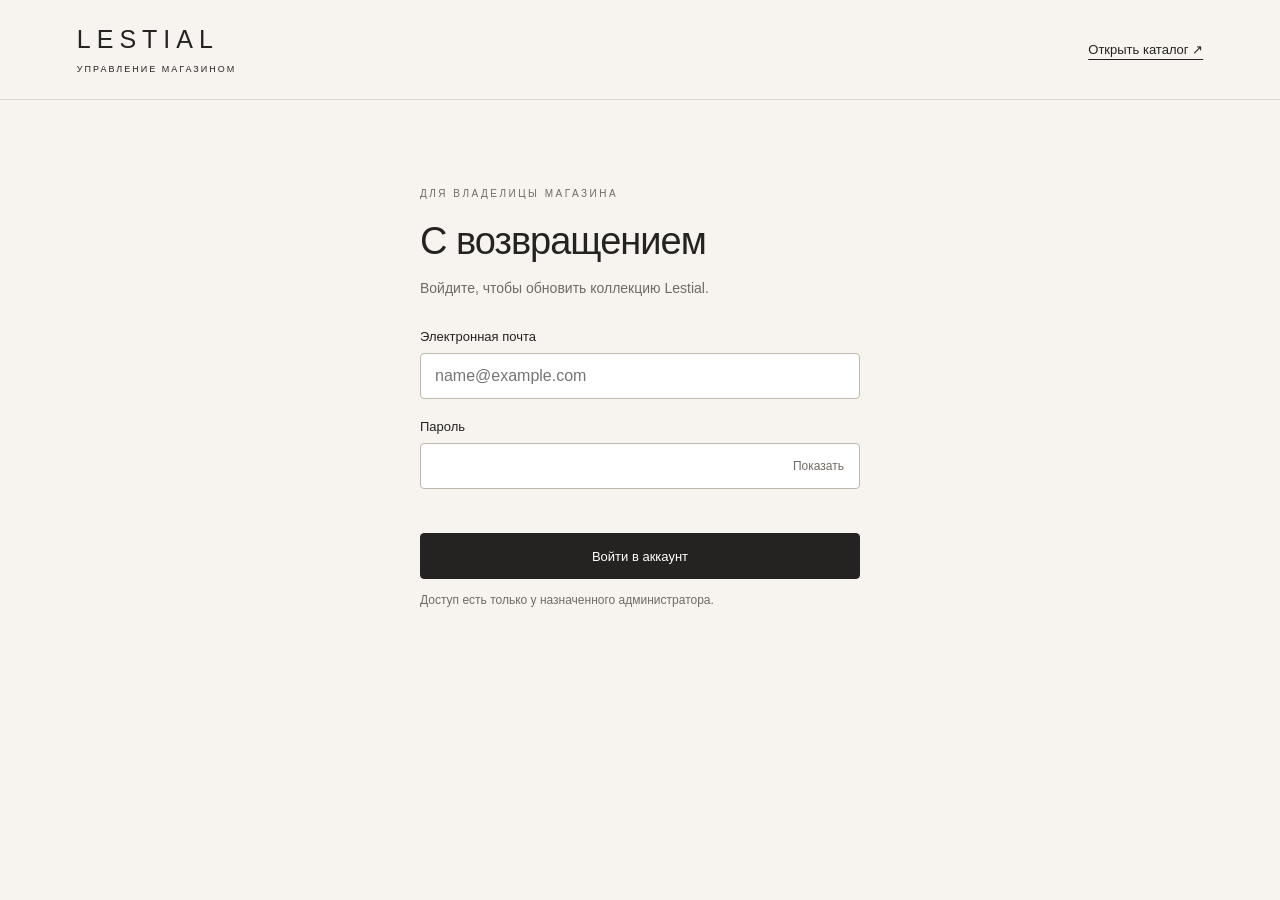
<file: admin.html>
<!DOCTYPE html>
<html lang="ru">
<head>
  <meta charset="UTF-8">
  <meta name="viewport" content="width=device-width, initial-scale=1.0">
  <meta name="robots" content="noindex,nofollow">
  <meta name="referrer" content="same-origin">
  <title>Управление магазином — Lestial</title>
  <link rel="stylesheet" href="admin.css">
  <script src="config.js" defer></script>
  <script src="api.js" defer></script>
  <script src="admin.js" defer></script>
</head>
<body>
  <header class="topbar">
    <a class="logo" href="index.html">LESTIAL<span>УПРАВЛЕНИЕ МАГАЗИНОМ</span></a>
    <a class="back-link" href="index.html">Открыть каталог ↗</a>
  </header>
  <main>
    <section id="loginPanel" class="login-panel">
      <p class="eyebrow">ДЛЯ ВЛАДЕЛИЦЫ МАГАЗИНА</p>
      <h1>С возвращением</h1>
      <p class="muted">Войдите, чтобы обновить коллекцию Lestial.</p>
      <div id="setupNotice" class="notice" hidden>
        <strong>Осталось подключить магазин</strong>
        <p>Панель подготовлена. Чтобы вход и сохранение заработали, выполните шаги из файла «НАСТРОЙКА.md» в папке Lestial.</p>
      </div>
      <form id="loginForm">
        <label for="email">Электронная почта</label>
        <input id="email" name="email" type="email" autocomplete="username" placeholder="name@example.com" required maxlength="254">
        <label for="password">Пароль</label>
        <div class="password-field">
          <input id="password" name="password" type="password" autocomplete="current-password" required maxlength="128">
          <button type="button" id="showPassword" class="text-button" aria-controls="password" aria-pressed="false">Показать</button>
        </div>
        <p id="loginMessage" class="message" role="alert"></p>
        <button id="loginButton" class="button primary full" type="submit">Войти в аккаунт</button>
      </form>
      <p class="footnote">Доступ есть только у назначенного администратора.</p>
    </section>
    <section id="dashboard" hidden>
      <div class="dashboard-heading">
        <div><p class="eyebrow">ВАША КОЛЛЕКЦИЯ</p><h1>Товары <span id="count" class="count">0</span></h1><p id="account" class="muted"></p></div>
        <button id="logout" class="button secondary" type="button">Выйти</button>
      </div>
      <p id="status" class="message" role="status" aria-live="polite"></p>
      <div class="toolbar">
        <label class="search-label" for="search">Поиск по названию или бренду<input id="search" type="search" placeholder="Найти товар…"></label>
        <button id="refresh" class="button secondary" type="button">Обновить список</button>
        <button id="addProduct" class="button primary" type="button">+ Добавить товар</button>
      </div>
      <p class="muted list-hint">Откройте товар, чтобы изменить фото, цену или описание.</p>
      <div id="productList" class="admin-grid"></div>
      <p id="empty" class="empty" hidden>Товары не найдены.</p>
    </section>
  </main>
  <dialog id="editor" aria-labelledby="editorTitle">
    <form id="productForm">
      <div class="editor-heading"><div><p class="eyebrow">LESTIAL COLLECTION</p><h2 id="editorTitle">Новый товар</h2></div><button id="closeEditor" type="button" class="icon-button" aria-label="Закрыть">×</button></div>
      <fieldset id="editorFields">
        <div class="editor-layout">
          <div class="photo-column">
            <div class="photo-preview"><img id="photoPreview" alt="Предпросмотр фотографии" hidden><span id="photoPlaceholder">Фотография товара</span></div>
            <label class="photo-label" for="photo">Выбрать фото</label>
            <input id="photo" type="file" accept="image/jpeg,image/png,image/webp">
            <p class="footnote">JPG, PNG или WebP до 15 МБ. Фото будет уменьшено для быстрой загрузки.</p>
            <p id="photoMessage" class="message" role="status"></p>
          </div>
          <div class="fields-column">
            <label for="title">Название <span aria-hidden="true">*</span></label>
            <input id="title" required maxlength="200" placeholder="Например, увлажняющий крем, 50 мл">
            <label for="brand">Бренд</label><input id="brand" maxlength="100" placeholder="Например, DR. ALTHEA">
            <label for="price">Цена, ₸ <span aria-hidden="true">*</span></label><input id="price" type="number" inputmode="decimal" required min="0" max="100000000" step="0.01" placeholder="5 200">
            <label for="description">Описание</label><textarea id="description" maxlength="5000" rows="6" placeholder="О товаре, составе и способе применения"></textarea>
            <p class="footnote">Описание появится в окне товара в каталоге.</p>
          </div>
        </div>
      </fieldset>
      <p id="saveMessage" class="message" role="alert"></p>
      <div class="editor-footer"><button id="cancelEditor" class="button secondary" type="button">Отмена</button><button id="saveProduct" class="button primary" type="submit">Сохранить товар</button></div>
    </form>
  </dialog>
</body>
</html>
</file>
<file: admin.css>
:root { color-scheme: light; --paper:#f7f4ef; --ink:#252321; --muted:#716a62; --line:#ded9d1; --accent:#63705c; }
* { box-sizing:border-box; }
[hidden] { display:none !important; }
body { margin:0; background:var(--paper); color:var(--ink); font-family:Arial,sans-serif; }
button,input,textarea { font:inherit; }
button,a,input,textarea { -webkit-tap-highlight-color:transparent; }
button { cursor:pointer; }
button:disabled { cursor:wait; opacity:.55; }
a { color:inherit; }
:focus-visible { outline:3px solid #7d8d6e; outline-offset:4px; }
.topbar { min-height:100px; padding:22px 6%; border-bottom:1px solid var(--line); display:flex; align-items:center; justify-content:space-between; gap:20px; }
.logo { font-size:25px; letter-spacing:6px; text-decoration:none; }
.logo span { display:block; font-size:9px; letter-spacing:2px; margin-top:10px; }
.back-link { font-size:13px; text-underline-offset:5px; }
main { max-width:1300px; margin:auto; padding:50px 5% 90px; }
.login-panel { width:min(100%,440px); margin:35px auto; }
.eyebrow { color:var(--muted); font-size:10px; letter-spacing:2.5px; margin:0 0 18px; line-height:1.7; }
h1 { font-weight:400; font-size:38px; letter-spacing:-1px; margin:0 0 14px; }
h2 { font-weight:400; font-size:28px; margin:0; }
.muted,.footnote { color:var(--muted); line-height:1.6; }
.muted { font-size:14px; }
.footnote { font-size:12px; }
.login-panel form { margin-top:30px; }
label { display:block; font-size:13px; margin:20px 0 9px; }
input,textarea { width:100%; min-width:0; background:#fff; color:var(--ink); border:1px solid #bfb7ac; border-radius:4px; padding:13px 14px; }
textarea { resize:vertical; line-height:1.6; }
.password-field { position:relative; }
.password-field input { padding-right:100px; }
.text-button { background:transparent; border:0; color:var(--muted); font-size:12px; }
.password-field button { position:absolute; right:10px; top:0; height:100%; }
.button { border:1px solid var(--ink); border-radius:4px; padding:13px 20px; min-height:46px; font-size:13px; transition:background .2s; }
.primary { color:#fff; background:var(--ink); }
.primary:hover { background:#49433d; }
.secondary { color:var(--ink); background:transparent; }
.secondary:hover { background:#eeeae4; }
.full { width:100%; }
.message { min-height:18px; color:#9b302b; font-size:13px; line-height:1.6; overflow-wrap:anywhere; }
.message.success { color:#3f6035; }
.notice { border:1px solid #d5c7ac; background:#f1e9d9; padding:18px; border-radius:5px; font-size:13px; line-height:1.7; margin-top:25px; }
.notice p { margin-bottom:0; }
.dashboard-heading { display:flex; justify-content:space-between; align-items:center; gap:20px; }
.count { display:inline-block; vertical-align:middle; font-size:16px; letter-spacing:0; border:1px solid var(--line); border-radius:30px; padding:5px 12px; }
.toolbar { display:flex; gap:12px; align-items:flex-end; margin:20px 0; }
.search-label { flex:1; margin:0; max-width:550px; margin-right:auto; }
.search-label input { margin-top:10px; }
.list-hint { margin:25px 0; }
.admin-grid { display:grid; grid-template-columns:repeat(3,minmax(0,1fr)); gap:22px; }
.admin-card { background:#fff; padding:0; border:1px solid var(--line); border-radius:6px; overflow:hidden; text-align:left; color:var(--ink); }
.admin-card:hover { border-color:#8c857c; }
.admin-card img { width:100%; height:210px; object-fit:contain; background:#eeeae4; display:block; }
.card-info { display:block; padding:20px; }
.card-brand { display:block; font-size:10px; letter-spacing:1.5px; color:var(--muted); margin-bottom:10px; }
.card-title { display:block; line-height:1.5; font-size:15px; min-height:45px; overflow-wrap:anywhere; }
.card-bottom { display:flex; align-items:center; justify-content:space-between; gap:8px; margin-top:20px; font-size:14px; }
.edit-label { font-size:12px; color:var(--muted); }
.empty { padding:70px 20px; text-align:center; border:1px dashed var(--line); }
dialog { border:1px solid var(--line); border-radius:8px; background:var(--paper); color:var(--ink); width:min(850px,calc(100% - 28px)); max-height:90dvh; padding:30px; }
dialog::backdrop { background:rgba(37,35,33,.5); backdrop-filter:blur(3px); }
.editor-heading { display:flex; align-items:center; justify-content:space-between; gap:20px; margin-bottom:24px; }
.editor-heading .eyebrow { margin-bottom:8px; }
.icon-button { border:0; background:transparent; font-size:32px; min-width:44px; min-height:44px; }
fieldset { border:0; margin:0; padding:0; min-width:0; }
.editor-layout { display:grid; grid-template-columns:260px minmax(0,1fr); gap:30px; }
.photo-preview { aspect-ratio:1; background:#eeeae4; display:flex; align-items:center; justify-content:center; border:1px solid var(--line); border-radius:4px; overflow:hidden; color:var(--muted); font-size:13px; }
.photo-preview img { width:100%; height:100%; object-fit:contain; }
.photo-label { font-weight:600; }
input[type=file] { font-size:12px; padding:10px; }
.fields-column label:first-child { margin-top:0; }
.editor-footer { display:flex; justify-content:flex-end; gap:12px; border-top:1px solid var(--line); padding-top:20px; }
@media(max-width:850px) { .admin-grid { grid-template-columns:repeat(2,minmax(0,1fr)); } .toolbar { flex-wrap:wrap; } .search-label { flex-basis:100%; max-width:none; } }
@media(max-width:600px) {
  .topbar { padding:20px; min-height:85px; } .logo { font-size:20px; letter-spacing:4px; } .logo span { font-size:8px; letter-spacing:1px; } .back-link { font-size:11px; }
  main { padding:30px 20px 60px; } h1 { font-size:30px; } .login-panel { margin:20px auto; } .admin-grid { gap:12px; } .admin-card img { height:150px; }
  .card-info { padding:12px; } .card-title { font-size:13px; } .card-bottom { align-items:flex-start; flex-direction:column; } .toolbar .button { flex:1; padding:12px; }
  dialog { padding:22px 18px; } .editor-layout { grid-template-columns:1fr; gap:20px; } .photo-preview { max-width:240px; margin:auto; } .editor-footer .button { flex:1; padding:12px; }
}
</file>
